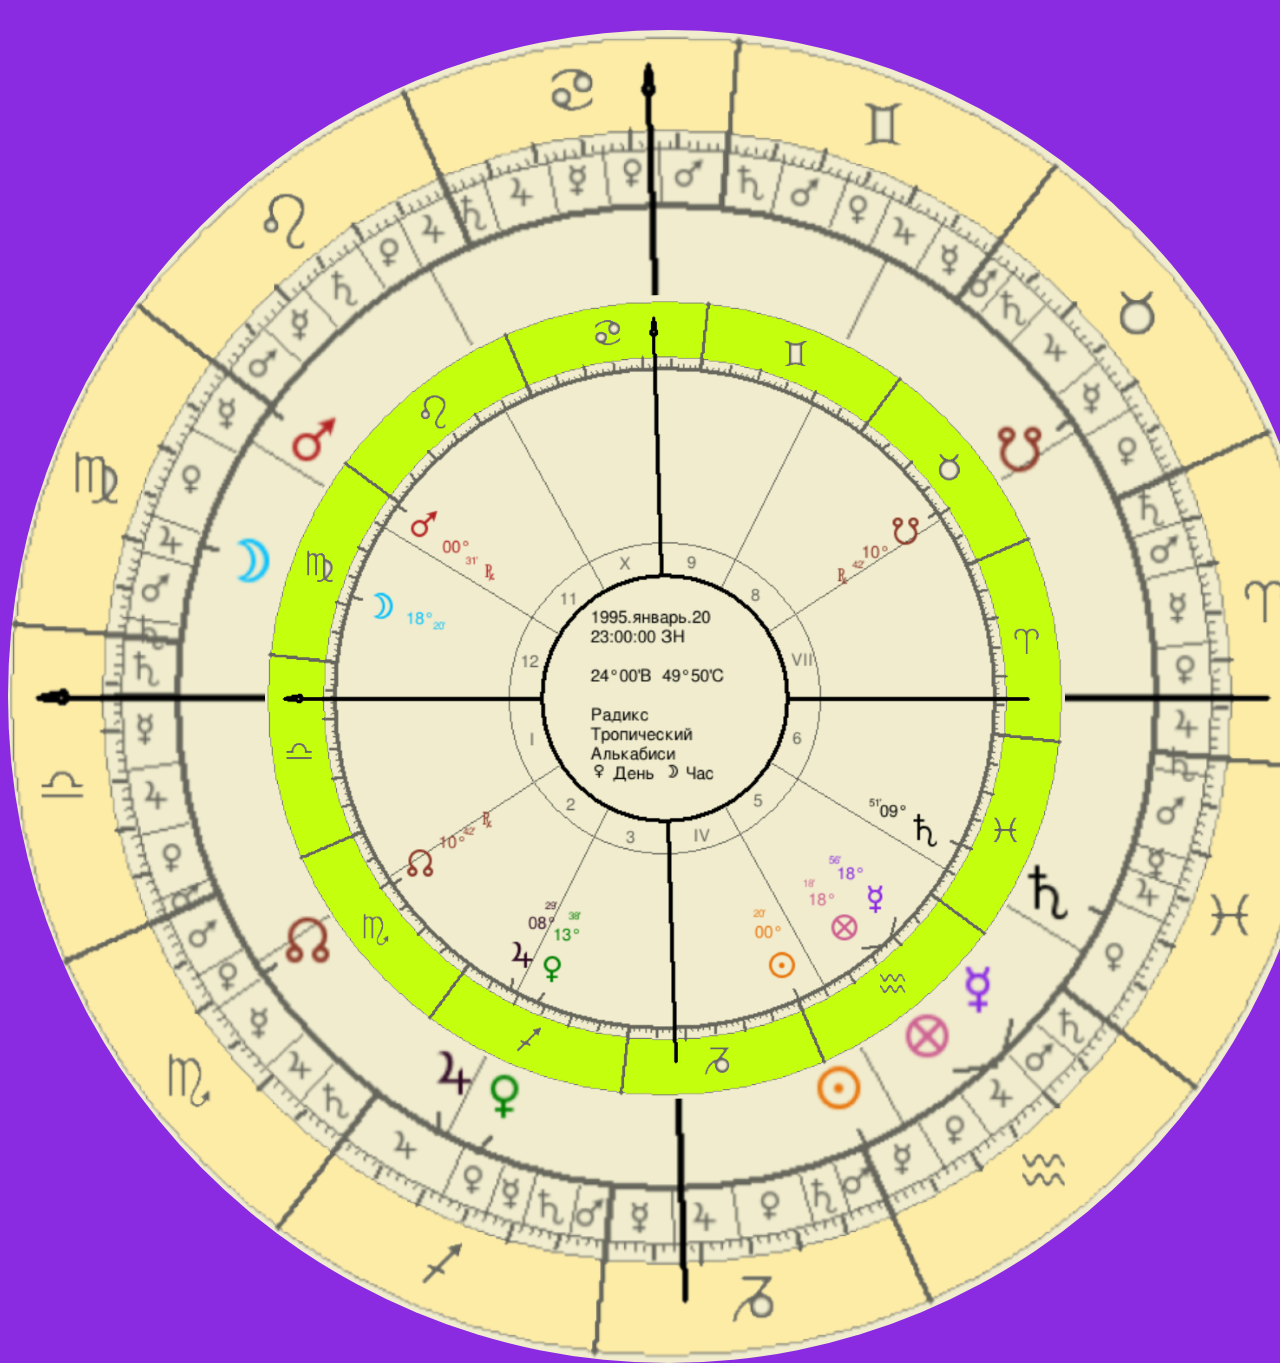
<file: index.html>
<!DOCTYPE html>
<html lang="ru">
  <head>
    <meta charset="utf-8" />
    <meta name="viewport" content="width=device-width, initial-scale=1.0" />
    <title>Профекції</title>
    <link rel="stylesheet" href="style.css" />
    <script src="https://ajax.googleapis.com/ajax/libs/jquery/3.7.1/jquery.min.js"></script>

    <script defer src="script.js"></script>
  </head>
  <body>
    <div class="natal1"></div>
    <div class="containernatal"></div>
    <div class="old">Народження</div>

    <button>start</button>
  </body>
</html>
</file>
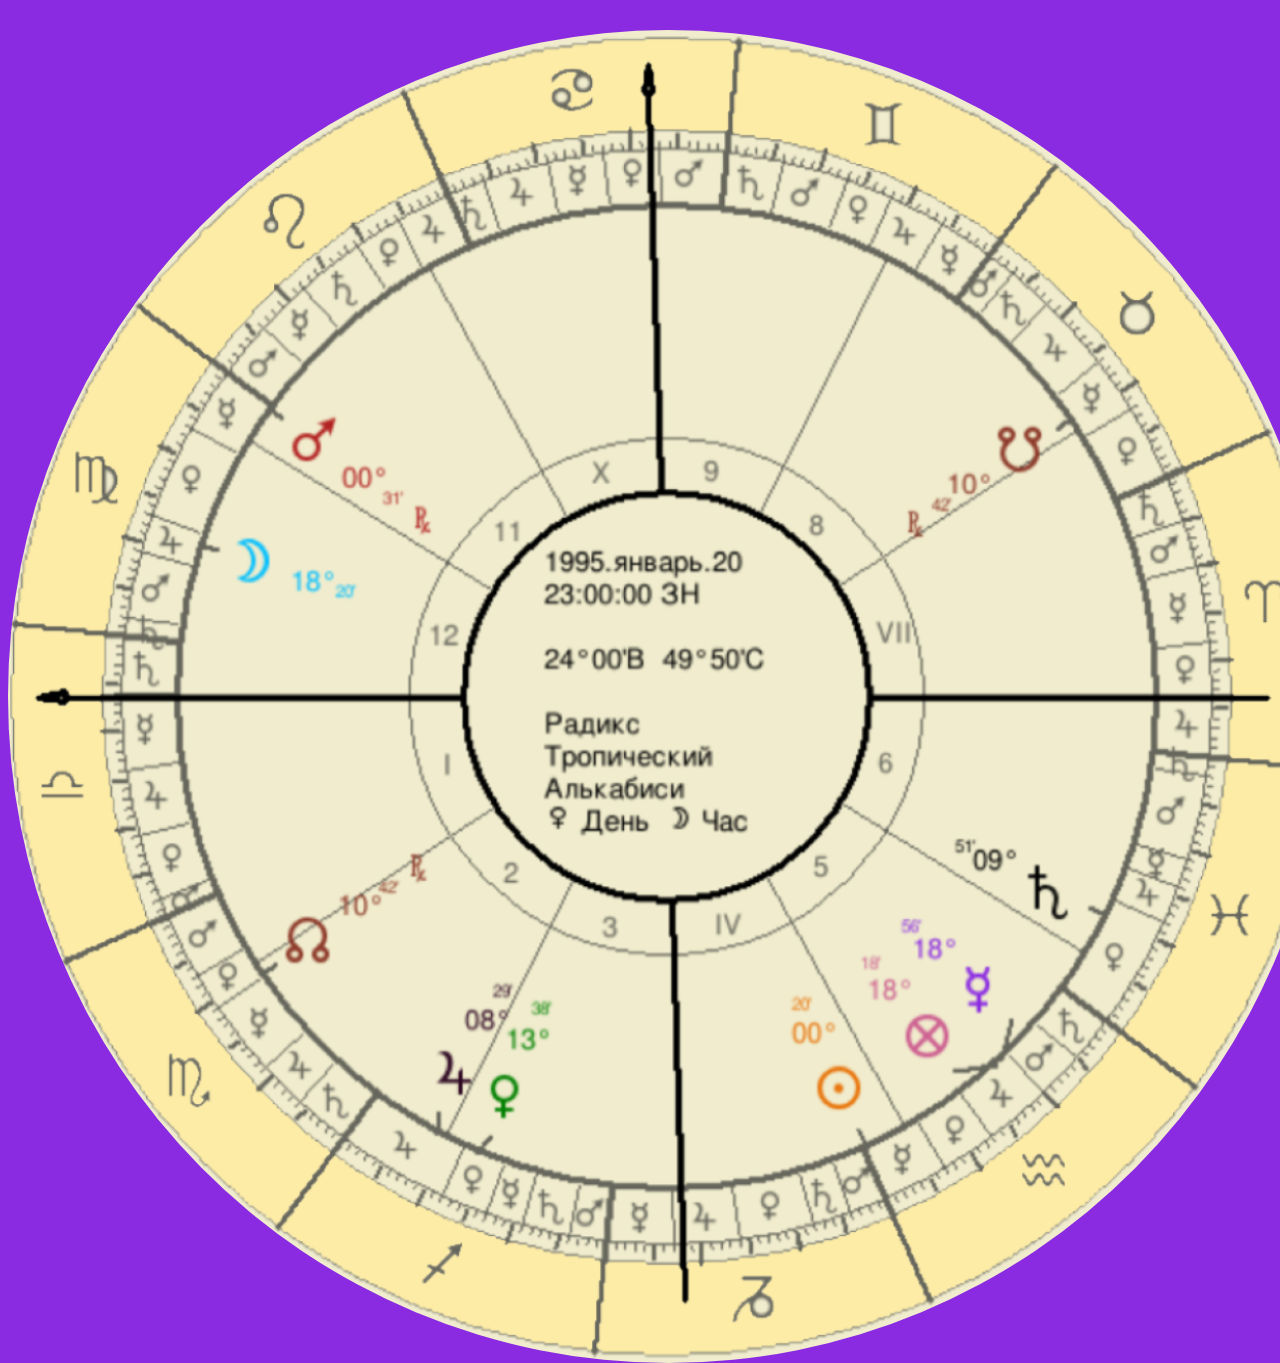
<file: coleso.html>
<!DOCTYPE html>
<html lang="ru">
  <head>
    <meta charset="utf-8" />
    <meta name="viewport" content="width=device-width, initial-scale=1.0" />
    <title>exercise</title>
    <link rel="stylesheet" href="style.css" />
  </head>
  <body>
    <div class="wrapper">
      <div class="first">
        <div class="line"></div>
        <div class="natal"></div>
      </div>
      <div class="natal1"></div>
      <div class="container_natal"></div>
    </div>
  </body>
</html>
</file>
<file: style.css>
body {
  background: blueviolet;
}

button {
  background-color: burlywood;
  width: 150px;
  height: 70px;
  position: absolute;
  top: 750px;
  left: 1750px;
}
.old {
  font-size: 100px;
  font-weight: bold;
  color: #efefd6;
  position: absolute;
  top: 500px;
  left: 1750px;
}

.natal1 {
  width: 1321px;
  height: 1333px;
  border-radius: 50%;

  background-image: url("natal1.png");
  background-size: contain;
  position: absolute;
  top: 30px;
  animation: none;
}
.containernatal {
  width: 800px;
  height: 804px;
  border-radius: 50%;
  top: 294.5px;
  left: 264.5px;

  position: absolute;
  background-color: beige;
  background-image: url("natal.png");
  background-size: contain;
}
</file>
